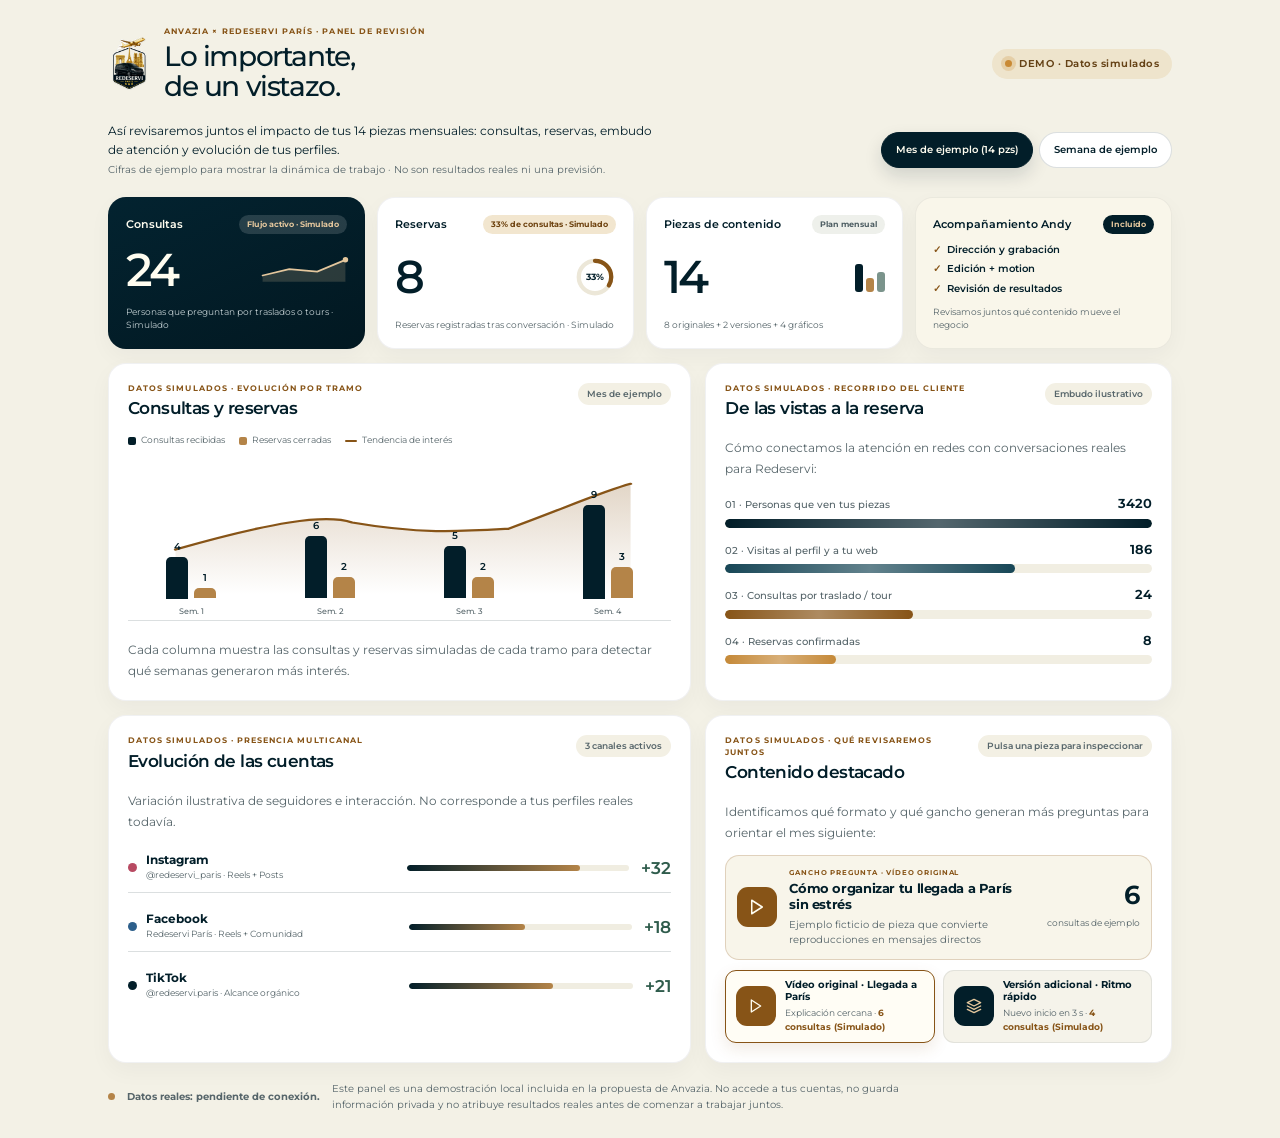
<file: demo.html>
<!doctype html>
<html lang="es">
<head>
<meta charset="utf-8">
<meta name="referrer" content="no-referrer">
<meta name="viewport" content="width=device-width,initial-scale=1">
<title>Redeservi · Panel demo de seguimiento y resultados</title>
<link rel="stylesheet" href="web-assets/site.css?v=6">
<script src="web-assets/site.js?v=6" defer></script>
</head>
<body class="dashboard-body">
<main class="dashboard-app" id="dashboard-root">
 <header class="dashboard-header">
  <div class="dashboard-brand">
   <img data-local="web-assets/logo.png" data-imgur="https://i.imgur.com/gsu6xul.png" src="web-assets/logo.png" onerror="if(!this.dataset.fb){this.dataset.fb=1;this.src=this.dataset.imgur;}" alt="Redeservi París" width="48" height="72">
   <div>
    <span class="small-label">ANVAZIA × REDESERVI PARÍS · PANEL DE REVISIÓN</span>
    <h1>Lo importante,<br>de un vistazo.</h1>
   </div>
  </div>
  <div class="dashboard-header-right">
   <span class="demo-badge"><i class="dot-live" aria-hidden="true"></i> DEMO · Datos simulados</span>
  </div>
 </header>

 <div class="dashboard-intro">
  <p>Así revisaremos juntos el impacto de tus 14 piezas mensuales: consultas, reservas, embudo de atención y evolución de tus perfiles.<br><span>Cifras de ejemplo para mostrar la dinámica de trabajo · No son resultados reales ni una previsión.</span></p>
  <div class="period-controls" role="group" aria-label="Seleccionar periodo de datos simulados">
   <button type="button" class="selected" data-period="month" aria-pressed="true">Mes de ejemplo (14 pzs)</button>
   <button type="button" data-period="week" aria-pressed="false">Semana de ejemplo</button>
  </div>
 </div>

 <div id="dashboard-values" aria-live="polite">
  <div class="metric-grid">
   <article class="metric primary">
    <div class="metric-top">
     <span>Consultas</span>
     <em class="metric-pill" id="consultations-pill">Flujo activo · Simulado</em>
    </div>
    <div class="metric-main-row">
     <strong id="consultations">24</strong>
     <svg class="mini-sparkline" viewBox="0 0 110 38" aria-hidden="true">
      <path class="spark-fill" id="spark-consult-fill" d="M2,34 L2,26 L36,18 L72,21 L108,6 L108,34 Z"></path>
      <path class="spark-line" id="spark-consult-line" d="M2,26 L36,18 L72,21 L108,6"></path>
      <circle class="spark-dot" id="spark-consult-dot" cx="108" cy="6" r="3.5"></circle>
     </svg>
    </div>
    <p>Personas que preguntan por traslados o tours · Simulado</p>
   </article>

   <article class="metric">
    <div class="metric-top">
     <span>Reservas</span>
     <em class="metric-pill gold" id="reservations-rate">33% de consultas · Simulado</em>
    </div>
    <div class="metric-main-row">
     <strong id="reservations">8</strong>
     <div class="mini-ring-wrap" aria-hidden="true">
      <svg class="mini-ring" viewBox="0 0 44 44">
       <circle class="ring-bg" cx="22" cy="22" r="17"></circle>
       <circle class="ring-fg" id="reservations-ring" cx="22" cy="22" r="17" stroke-dasharray="106.8" stroke-dashoffset="71"></circle>
      </svg>
      <span id="reservations-ring-label">33%</span>
     </div>
    </div>
    <p>Reservas registradas tras conversación · Simulado</p>
   </article>

   <article class="metric">
    <div class="metric-top">
     <span>Piezas de contenido</span>
     <em class="metric-pill subtle">Plan mensual</em>
    </div>
    <div class="metric-main-row">
     <strong id="content-count">14</strong>
     <div class="piece-stack-bars" aria-hidden="true">
      <span class="ps-orig" title="8 originales"></span>
      <span class="ps-ver" title="2 versiones"></span>
      <span class="ps-graf" title="4 gráficos"></span>
     </div>
    </div>
    <p id="content-label">8 originales + 2 versiones + 4 gráficos</p>
   </article>

   <article class="metric review-card">
    <div class="metric-top">
     <span>Acompañamiento Andy</span>
     <em class="metric-pill dark">Incluido</em>
    </div>
    <div class="review-checks">
     <span><i>✓</i> Dirección y grabación</span>
     <span><i>✓</i> Edición + motion</span>
     <span><i>✓</i> Revisión de resultados</span>
    </div>
    <p>Revisamos juntos qué contenido mueve el negocio</p>
   </article>
  </div>

  <div class="dashboard-panels">
   <section class="chart-panel">
    <div class="panel-heading">
     <div>
      <span class="small-label">DATOS SIMULADOS · EVOLUCIÓN POR TRAMO</span>
      <h2>Consultas y reservas</h2>
     </div>
     <span class="period-chip" id="period-label">Mes de ejemplo</span>
    </div>
    <div class="chart-legend">
     <span><i class="leg-ink"></i>Consultas recibidas</span>
     <span><i class="leg-gold"></i>Reservas cerradas</span>
     <span><i class="leg-line"></i>Tendencia de interés</span>
    </div>
    <div class="chart-stage">
     <svg class="chart-wave-svg" viewBox="0 0 400 150" preserveAspectRatio="none" aria-hidden="true">
      <defs>
       <linearGradient id="waveGrad" x1="0" y1="0" x2="0" y2="1">
        <stop offset="0%" stop-color="#875417" stop-opacity="0.24"></stop>
        <stop offset="100%" stop-color="#875417" stop-opacity="0.0"></stop>
       </linearGradient>
      </defs>
      <path id="chart-wave-area" d="M35,95 C105,65 145,55 165,65 C215,78 245,75 280,72 C320,50 350,30 370,22 L370,145 L35,145 Z" fill="url(#waveGrad)"></path>
      <path class="wave-stroke-anim" id="chart-wave-line" d="M35,95 C105,65 145,55 165,65 C215,78 245,75 280,72 C320,50 350,30 370,22" fill="none" stroke="#875417" stroke-width="2.5" stroke-linecap="round"></path>
     </svg>
     <div class="bar-chart" id="bar-chart" aria-label="Mes de ejemplo: 24 consultas y 8 reservas">
      <div class="bar-group"><div class="bar" style="height:35%" aria-label="Sem. 1: 4 consultas simuladas"><b>4</b></div><div class="bar reservation" style="height:10%" aria-label="Sem. 1: 1 reservas simuladas"><b>1</b></div><span>Sem. 1</span></div>
      <div class="bar-group"><div class="bar" style="height:52%" aria-label="Sem. 2: 6 consultas simuladas"><b>6</b></div><div class="bar reservation" style="height:18%" aria-label="Sem. 2: 2 reservas simuladas"><b>2</b></div><span>Sem. 2</span></div>
      <div class="bar-group"><div class="bar" style="height:43%" aria-label="Sem. 3: 5 consultas simuladas"><b>5</b></div><div class="bar reservation" style="height:18%" aria-label="Sem. 3: 2 reservas simuladas"><b>2</b></div><span>Sem. 3</span></div>
      <div class="bar-group"><div class="bar" style="height:78%" aria-label="Sem. 4: 9 consultas simuladas"><b>9</b></div><div class="bar reservation" style="height:26%" aria-label="Sem. 4: 3 reservas simuladas"><b>3</b></div><span>Sem. 4</span></div>
     </div>
    </div>
    <p class="caption">Cada columna muestra las consultas y reservas simuladas de cada tramo para detectar qué semanas generaron más interés.</p>
   </section>

   <section class="funnel-panel">
    <div class="panel-heading">
     <div>
      <span class="small-label">DATOS SIMULADOS · RECORRIDO DEL CLIENTE</span>
      <h2>De las vistas a la reserva</h2>
     </div>
     <span class="period-chip">Embudo ilustrativo</span>
    </div>
    <p class="caption">Cómo conectamos la atención en redes con conversaciones reales para Redeservi:</p>
    <div class="funnel-steps" id="funnel-steps">
     <div class="funnel-row">
      <div class="funnel-meta"><span>01 · Personas que ven tus piezas</span><strong id="funnel-reach">3.420</strong></div>
      <div class="funnel-bar-track"><div class="funnel-bar-fill f1" id="funnel-bar-1" style="width:100%"></div></div>
     </div>
     <div class="funnel-row">
      <div class="funnel-meta"><span>02 · Visitas al perfil y a tu web</span><strong id="funnel-visits">186</strong></div>
      <div class="funnel-bar-track"><div class="funnel-bar-fill f2" id="funnel-bar-2" style="width:68%"></div></div>
     </div>
     <div class="funnel-row">
      <div class="funnel-meta"><span>03 · Consultas por traslado / tour</span><strong id="funnel-queries">24</strong></div>
      <div class="funnel-bar-track"><div class="funnel-bar-fill f3" id="funnel-bar-3" style="width:44%"></div></div>
     </div>
     <div class="funnel-row">
      <div class="funnel-meta"><span>04 · Reservas confirmadas</span><strong id="funnel-bookings">8</strong></div>
      <div class="funnel-bar-track"><div class="funnel-bar-fill f4" id="funnel-bar-4" style="width:26%"></div></div>
     </div>
    </div>
   </section>
  </div>

  <div class="dashboard-panels secondary-panels">
   <section class="account-panel">
    <div class="panel-heading">
     <div>
      <span class="small-label">DATOS SIMULADOS · PRESENCIA MULTICANAL</span>
      <h2>Evolución de las cuentas</h2>
     </div>
     <span class="period-chip">3 canales activos</span>
    </div>
    <p class="caption">Variación ilustrativa de seguidores e interacción. No corresponde a tus perfiles reales todavía.</p>

    <div class="account-list">
     <div class="account-row">
      <div class="acc-info">
       <span class="acc-dot ig" aria-hidden="true"></span>
       <div><b>Instagram</b><small>@redeservi_paris · Reels + Posts</small></div>
      </div>
      <div class="acc-bar-wrap" aria-hidden="true"><i id="ig-bar" style="width:78%"></i></div>
      <strong id="instagram-growth">+32</strong>
     </div>
     <div class="account-row">
      <div class="acc-info">
       <span class="acc-dot fb" aria-hidden="true"></span>
       <div><b>Facebook</b><small>Redeservi París · Reels + Comunidad</small></div>
      </div>
      <div class="acc-bar-wrap" aria-hidden="true"><i id="fb-bar" style="width:52%"></i></div>
      <strong id="facebook-growth">+18</strong>
     </div>
     <div class="account-row">
      <div class="acc-info">
       <span class="acc-dot tt" aria-hidden="true"></span>
       <div><b>TikTok</b><small>@redeservi.paris · Alcance orgánico</small></div>
      </div>
      <div class="acc-bar-wrap" aria-hidden="true"><i id="tt-bar" style="width:64%"></i></div>
      <strong id="tiktok-growth">+21</strong>
     </div>
    </div>
   </section>

   <section class="highlight-panel">
    <div class="panel-heading">
     <div>
      <span class="small-label">DATOS SIMULADOS · QUÉ REVISAREMOS JUNTOS</span>
      <h2>Contenido destacado</h2>
     </div>
     <span class="period-chip">Pulsa una pieza para inspeccionar</span>
    </div>
    <p class="caption">Identificamos qué formato y qué gancho generan más preguntas para orientar el mes siguiente:</p>

    <div class="highlight-content" id="highlight-spotlight">
     <div class="beat-step-icon" id="highlight-badge" aria-hidden="true">
      <svg viewBox="0 0 24 24" width="18" height="18" fill="none" stroke="currentColor" stroke-width="2" stroke-linecap="round" stroke-linejoin="round"><polygon points="5 3 19 12 5 21 5 3"/></svg>
     </div>
     <div class="highlight-copy">
      <span class="hl-tag" id="highlight-tag">GANCHO PREGUNTA · VÍDEO ORIGINAL</span>
      <h3 id="highlight-title">Cómo organizar tu llegada a París sin estrés</h3>
      <p id="highlight-desc">Ejemplo ficticio de pieza que convierte reproducciones en mensajes directos</p>
     </div>
     <div class="highlight-number">
      <strong id="highlight-count">6</strong>
      <span>consultas de ejemplo</span>
     </div>
    </div>

    <div class="highlight-subgrid" role="group" aria-label="Seleccionar pieza de ejemplo para ver impacto">
     <button type="button" class="hl-mini-card is-selected" data-hl-piece="0">
      <div class="beat-step-icon" aria-hidden="true">
       <svg viewBox="0 0 24 24" width="16" height="16" fill="none" stroke="currentColor" stroke-width="2" stroke-linecap="round" stroke-linejoin="round"><polygon points="5 3 19 12 5 21 5 3"/></svg>
      </div>
      <div>
       <b>Vídeo original · Llegada a París</b>
       <span>Explicación cercana · <b>6 consultas (Simulado)</b></span>
      </div>
     </button>
     <button type="button" class="hl-mini-card" data-hl-piece="1">
      <div class="beat-step-icon" aria-hidden="true">
       <svg viewBox="0 0 24 24" width="16" height="16" fill="none" stroke="currentColor" stroke-width="2" stroke-linecap="round" stroke-linejoin="round"><polygon points="12 2 2 7 12 12 22 7 12 2"/><polyline points="2 17 12 22 22 17"/><polyline points="2 12 12 17 22 12"/></svg>
      </div>
      <div>
       <b>Versión adicional · Ritmo rápido</b>
       <span>Nuevo inicio en 3 s · <b>4 consultas (Simulado)</b></span>
      </div>
     </button>
    </div>
   </section>
  </div>
 </div>

 <footer class="dashboard-footer">
  <span class="connection-dot" aria-hidden="true"></span>
  <b>Datos reales: pendiente de conexión.</b>
  <p>Este panel es una demostración local incluida en la propuesta de Anvazia. No accede a tus cuentas, no guarda información privada y no atribuye resultados reales antes de comenzar a trabajar juntos.</p>
 </footer>
 <noscript><p>JavaScript desactivado: se muestra solo el ejemplo mensual estático, sin animación ni cambio de periodo.</p></noscript>
</main>
</body>
</html>
</file>
<file: web-assets/site.css>
@import url('font.css');
:root{
 --ink:#021e29;
 --ink-soft:#0b2f3d;
 --cream:#fffdf0;
 --gold:#875417;
 --gold-bright:#d69e4e;
 --sand:#ece8d9;
 --muted:#56656a;
 --line:rgba(2,30,41,.14);
 --ease:cubic-bezier(.22,1,.36,1);
 --spring:cubic-bezier(.34,1.56,.64,1);
}
*{box-sizing:border-box}
html{scroll-behavior:smooth;scroll-padding-top:84px;overflow-x:hidden}
body{margin:0;background:var(--cream);color:var(--ink);font:400 15px/1.65 Montserrat,sans-serif;overflow-x:hidden}
img,video,iframe,svg{max-width:100%}
img{display:block}
a{color:inherit}
button{font:inherit;cursor:pointer}
button,a{-webkit-tap-highlight-color:transparent}
a:focus-visible,button:focus-visible,[tabindex]:focus-visible{outline:3px solid #bc7d2f;outline-offset:4px}
button:disabled{cursor:default}
.wrap{width:min(1180px,calc(100% - 88px));margin-inline:auto}
h1,h2,h3,p,figure{margin:0}
h1,h2{font-weight:500;line-height:1.05;letter-spacing:-.06em}
h1{font-size:clamp(38px,4.6vw,66px)}
h2{font-size:clamp(30px,3.8vw,50px)}
h1 em,h2 em{font-family:Georgia,serif;font-weight:400;letter-spacing:-.04em;color:var(--gold)}
h3{font-size:19px;line-height:1.32;letter-spacing:-.03em}
p{max-width:66ch}
p+p{margin-top:12px}
.eyebrow,.small-label{font-size:10px;letter-spacing:.14em;font-weight:700;line-height:1.5;text-transform:uppercase}
.eyebrow{margin-bottom:20px;color:var(--gold);display:inline-flex;align-items:center;gap:8px}
.small-label{display:block}
.lead{font-size:16px;line-height:1.85;color:var(--muted)}
.caption{font-size:12px;line-height:1.75;color:var(--muted);margin-top:18px;max-width:92ch}
.skip{position:absolute;top:-100px;left:20px;background:white;padding:12px;z-index:60}
.skip:focus{top:10px}

/* Top Scroll Progress & Ambient Grain */
.scroll-progress{
 position:fixed;
 top:0;
 left:0;
 right:0;
 height:3px;
 background:linear-gradient(90deg,#875417,#e4c79d,#021e29);
 transform-origin:left;
 transform:scaleX(0);
 z-index:55;
 pointer-events:none;
}
.ambient-grain{
 position:fixed;
 inset:0;
 pointer-events:none;
 z-index:45;
 opacity:.028;
 background-image:radial-gradient(#021e29 .75px,transparent .75px);
 background-size:14px 14px;
}

/* Reveal & Stagger Motion */
[data-reveal]{opacity:1;transform:translateY(0);transition:opacity .65s var(--ease),transform .65s var(--ease)}
.js-ready [data-reveal]:not(.is-visible){opacity:0;transform:translateY(22px)}
.js-ready [data-reveal].is-visible [data-stagger="1"]{animation:card-rise .75s var(--ease) .06s both}
.js-ready [data-reveal].is-visible [data-stagger="2"]{animation:card-rise .75s var(--ease) .18s both}
.js-ready [data-reveal].is-visible [data-stagger="3"]{animation:card-rise .75s var(--ease) .3s both}
@keyframes card-rise{from{opacity:0;transform:translateY(22px) scale(.97)}to{opacity:1;transform:translateY(0) scale(1)}}

/* Floating Fluid Island Header */
.masthead{
 display:flex;
 align-items:center;
 justify-content:space-between;
 padding:14px 24px;
 margin-top:14px;
 gap:20px;
 border-radius:100px;
 background:rgba(255,253,240,.86);
 backdrop-filter:blur(14px);
 -webkit-backdrop-filter:blur(14px);
 border:1px solid rgba(2,30,41,.1);
 box-shadow:0 12px 32px rgba(2,30,41,.05);
 position:sticky;
 top:12px;
 z-index:40;
 transition:box-shadow .35s var(--ease),background .35s var(--ease);
}
.wordmark{font-size:25px;font-weight:650;letter-spacing:-.08em;text-decoration:none;line-height:1}
.wordmark span{display:block;font-size:7.5px;letter-spacing:.3em;margin:5px 0 0 2px;color:var(--gold)}
.mast-nav{display:flex;gap:6px;align-items:center}
.mast-nav a{
 font-size:11.5px;
 text-decoration:none;
 color:var(--muted);
 font-weight:600;
 padding:7px 13px;
 border-radius:100px;
 transition:color .25s var(--ease),background .25s var(--ease);
}
.mast-nav a:hover,.mast-nav a.is-current{color:var(--ink);background:rgba(2,30,41,.07)}
.nav-link{
 font-size:11.5px;
 font-weight:600;
 text-decoration:none;
 background:var(--ink);
 color:var(--cream);
 padding:8px 15px;
 border-radius:100px;
 transition:transform .3s var(--ease),background .3s var(--ease);
}
.nav-link:hover{transform:translateY(-1px);background:#0d3948}
.nav-link span{margin-left:6px}

/* Hero */
.hero{display:grid;grid-template-columns:1.2fr 1fr;align-items:center;gap:44px;padding-block:44px 76px}
.pulse-ring{width:8px;height:8px;border-radius:50%;background:var(--gold);box-shadow:0 0 0 5px rgba(135,84,23,.18);animation:pulse-dot 2.2s infinite}
.hero-copy .lead{margin:24px 0 28px;max-width:54ch}
.hero-actions{display:flex;flex-wrap:wrap;gap:12px;align-items:center}
.byline{font-size:11px;margin-top:20px;color:var(--muted)}
.button{
 display:inline-flex;
 align-items:center;
 justify-content:space-between;
 gap:16px;
 border:0;
 border-radius:100px;
 background:var(--ink);
 color:var(--cream);
 text-decoration:none;
 font-size:12px;
 font-weight:600;
 padding:8px 8px 8px 22px;
 transition:transform .38s var(--ease),background .38s var(--ease),box-shadow .38s var(--ease);
 min-height:48px;
}
.button span{display:grid;place-items:center;width:32px;height:32px;border-radius:50%;background:rgba(255,255,255,.14);font-size:16px;transition:transform .38s var(--spring)}
.button:hover{transform:translateY(-2px);background:#0c3847;box-shadow:0 14px 28px rgba(2,30,41,.16)}
.button:hover span{transform:translate(2px,-2px) scale(1.08)}
.button:active{transform:scale(.98)}
.button.ghost{background:rgba(2,30,41,.05);color:var(--ink);border:1px solid var(--line)}
.button.ghost span{background:rgba(2,30,41,.09)}
.button.light{background:var(--cream);color:var(--ink)}
.button.light span{background:var(--sand)}

.hero-art{
 min-height:510px;
 position:relative;
 display:flex;
 justify-content:center;
 align-items:center;
 background:radial-gradient(circle at 50% 38%,#f7f4e6 0%,#e7e1cd 100%);
 border-radius:160px 160px 28px 28px;
 margin:0 0 25px 16px;
 padding:6px;
 box-shadow:inset 0 0 0 1px rgba(135,84,23,.22),0 26px 56px rgba(2,30,41,.09);
}
.hero-glow-orb{
 position:absolute;
 width:280px;
 height:280px;
 border-radius:50%;
 background:radial-gradient(circle,rgba(214,158,78,.28) 0%,rgba(214,158,78,0) 70%);
 animation:orb-breathe 4.5s ease-in-out infinite alternate;
 pointer-events:none;
}
@keyframes orb-breathe{from{transform:scale(.88);opacity:.65}to{transform:scale(1.18);opacity:1}}
.brand-orbit{position:absolute;width:85%;height:85%;border:1px dashed rgba(135,84,23,.28);border-radius:50%;animation:orbit-spin 38s linear infinite;pointer-events:none}
.brand-orbit.orbit-inner{width:67%;height:67%;border-style:solid;border-color:rgba(2,30,41,.1);animation-direction:reverse;animation-duration:28s}
@keyframes orbit-spin{to{transform:rotate(360deg)}}
.orbit-node{
 position:absolute;
 background:var(--cream);
 color:var(--ink);
 border:1px solid rgba(135,84,23,.3);
 font-size:8px;
 font-weight:700;
 padding:3px 8px;
 border-radius:100px;
 box-shadow:0 4px 12px rgba(2,30,41,.08);
 animation:orbit-counter 38s linear infinite;
}
.orbit-inner .orbit-node{animation-direction:reverse;animation-duration:28s;background:var(--ink);color:#e4c79d}
@keyframes orbit-counter{to{transform:rotate(-360deg)}}
.orbit-node.n1{top:-10px;left:42%}
.orbit-node.n2{bottom:14%;right:-12px}
.orbit-node.n3{top:18%;left:-14px}
.orbit-node.n4{bottom:-10px;left:38%}

.hero-logo{width:236px;height:auto;position:relative;margin-top:-26px;filter:drop-shadow(0 22px 28px rgba(2,30,41,.15));animation:float-soft 4.8s ease-in-out infinite alternate}
@keyframes float-soft{from{transform:translateY(-6px)}to{transform:translateY(6px)}}
.hero-floating-pill{
 position:absolute;
 background:rgba(255,253,240,.94);
 border:1px solid rgba(135,84,23,.26);
 border-radius:100px;
 padding:7px 14px;
 font-size:10px;
 font-weight:600;
 display:inline-flex;
 align-items:center;
 gap:8px;
 box-shadow:0 12px 26px rgba(2,30,41,.1);
}
.hero-floating-pill.pill-top{top:22px;right:18px;animation:float-soft 4s ease-in-out infinite alternate-reverse}
.hero-floating-pill.pill-left{
 top:38%;
 left:-22px;
 border-radius:14px;
 flex-direction:column;
 align-items:flex-start;
 gap:1px;
 padding:9px 13px;
 animation:float-soft 5.2s ease-in-out infinite alternate;
}
.hero-floating-pill.pill-left b{font-size:11px;color:var(--ink)}
.hero-floating-pill.pill-left small{font-size:8.5px;color:var(--gold);font-weight:600}
.dot-live{width:7px;height:7px;border-radius:50%;background:#c98a35;display:inline-block;box-shadow:0 0 0 4px rgba(201,138,53,.24);animation:pulse-dot 2s infinite}
@keyframes pulse-dot{0%,100%{transform:scale(1);opacity:1}50%{transform:scale(1.28);opacity:.7}}

.hero-seal{
 position:absolute;
 bottom:-22px;
 left:-24px;
 right:18px;
 background:linear-gradient(155deg,#042836 0%,#021821 100%);
 color:var(--cream);
 padding:18px 26px;
 border-radius:14px 24px 24px 24px;
 box-shadow:0 20px 40px rgba(2,30,41,.2);
 border:1px solid rgba(228,199,157,.24);
}
.hero-seal>span{display:block;font-size:9px;letter-spacing:.08em;color:#d8c3a3}
.hero-seal strong{display:block;font-size:44px;line-height:1.18;letter-spacing:-.06em;font-weight:500;color:var(--cream)}
.hero-seal small{font-size:15px;font-weight:400;letter-spacing:0;margin-left:6px;color:#e4c79d}

/* Overview bar */
.overview{display:grid;grid-template-columns:repeat(4,1fr);border-block:1px solid var(--line);padding-block:22px;gap:20px}
.ov-item{display:flex;align-items:center;gap:14px;padding:6px 10px;border-radius:14px;transition:background .3s var(--ease),transform .3s var(--ease)}
.ov-item:hover{background:rgba(135,84,23,.06);transform:translateY(-2px)}
.overview strong{font-size:48px;font-weight:500;letter-spacing:-.07em;line-height:1.05;color:var(--ink)}
.overview span{font-size:11px;line-height:1.55;color:var(--muted)}

/* Sections & Equation with Animated Mini-Motions */
.section{padding-block:88px}
.section-head{margin-bottom:42px}
.section-head>p:last-child{margin-top:20px;max-width:62ch;color:var(--muted)}
.split-head{display:grid;grid-template-columns:1.35fr 1fr;gap:48px;align-items:end}
.split-head>p:last-child{font-size:14px;margin-top:0}
.equation{display:grid;grid-template-columns:1fr 30px 1fr 30px 1fr;align-items:stretch;gap:12px}
.number-card{
 padding:26px 24px;
 border-radius:24px;
 background:#f3f0e4;
 box-shadow:inset 0 1px 0 rgba(255,255,255,.9),0 12px 28px rgba(2,30,41,.05);
 border:1px solid rgba(2,30,41,.08);
 display:flex;
 flex-direction:column;
 transition:transform .4s var(--ease),box-shadow .4s var(--ease);
}
.number-card:hover{transform:translateY(-6px);box-shadow:0 20px 42px rgba(2,30,41,.1)}
.nc-head{display:flex;justify-content:space-between;align-items:center;gap:8px}
.nc-chip{font-size:8px;font-weight:700;padding:3px 9px;border-radius:100px;background:rgba(2,30,41,.08);color:var(--ink)}
.originals .nc-chip{background:rgba(228,199,157,.16);color:#e4c79d}
.number-card>strong{font-size:92px;font-weight:450;line-height:1.06;letter-spacing:-.08em;display:block;margin:14px 0}
.number-card p{font-size:13px;line-height:1.72;margin-top:10px;flex:1}
.number-card .small-label{font-size:8px}

/* Mini motion graphics inside the 3 equation cards */
.nc-mini-motion{margin-top:16px;padding-top:12px;border-top:1px solid rgba(2,30,41,.08)}
.originals .nc-mini-motion{border-top-color:rgba(255,255,255,.12)}
.reels-slots{display:grid;grid-template-columns:repeat(8,1fr);gap:5px}
.reels-slots i{
 display:block;
 height:26px;
 border-radius:4px;
 background:rgba(228,199,157,.22);
 border:1px solid rgba(228,199,157,.38);
 animation:slot-pulse 2.4s ease-in-out infinite;
}
.reels-slots i:nth-child(2){animation-delay:.2s}
.reels-slots i:nth-child(3){animation-delay:.4s}
.reels-slots i:nth-child(4){animation-delay:.6s}
.reels-slots i:nth-child(5){animation-delay:.8s}
.reels-slots i:nth-child(6){animation-delay:1s}
.reels-slots i:nth-child(7){animation-delay:1.2s}
.reels-slots i:nth-child(8){animation-delay:1.4s}
@keyframes slot-pulse{0%,100%{background:rgba(228,199,157,.18);transform:scaleY(.88)}50%{background:#e4c79d;transform:scaleY(1.06)}}

.branch-slots{display:flex;gap:6px}
.branch-slots span{
 flex:1;
 font-size:9px;
 font-weight:700;
 padding:6px 8px;
 border-radius:7px;
 background:rgba(255,253,240,.75);
 text-align:center;
 border:1px solid rgba(135,84,23,.22);
 animation:branch-swap 3s ease-in-out infinite alternate;
}
.branch-slots span:last-child{animation-delay:1.5s}
@keyframes branch-swap{from{transform:translateY(0);border-color:rgba(135,84,23,.18)}to{transform:translateY(-2px);border-color:var(--gold);background:#fffdf0}}

.grid-slots{display:grid;grid-template-columns:repeat(4,1fr);gap:5px}
.grid-slots b{
 font-size:8.5px;
 font-weight:700;
 padding:6px 4px;
 border-radius:6px;
 background:white;
 text-align:center;
 border:1px solid rgba(2,30,41,.1);
}

.card-meter{height:4px;background:rgba(2,30,41,.1);border-radius:4px;margin-top:14px;overflow:hidden}
.card-meter span{display:block;height:100%;background:var(--gold);border-radius:4px;position:relative;overflow:hidden}
.card-meter span::after{
 content:'';
 position:absolute;
 inset:0;
 background:linear-gradient(90deg,transparent,rgba(255,255,255,.55),transparent);
 animation:shimmer-sweep 2.6s infinite;
}
@keyframes shimmer-sweep{from{transform:translateX(-100%)}to{transform:translateX(100%)}}

.originals{background:linear-gradient(165deg,#042533 0%,#021821 100%);color:var(--cream)}
.originals .small-label{color:#e4c79d}
.originals .card-meter{background:rgba(255,255,255,.14)}
.originals .card-meter span{background:#e4c79d}
.versions{background:#e7ddc5}
.operator{display:grid;place-items:center;font-size:28px;color:var(--gold);font-weight:600}
.total-line{border-bottom:1px solid var(--line);padding:26px 0;display:flex;justify-content:space-between;align-items:center;gap:20px}
.total-breakdown{flex:1;max-width:520px}
.total-breakdown>span{font-size:13px;display:block}
.total-segments{display:grid;grid-template-columns:8fr 2fr 4fr;gap:4px;height:6px;margin-top:10px}
.total-segments i{display:block;border-radius:100px}
.seg-o{background:var(--ink)}
.seg-v{background:#b48448}
.seg-g{background:#6f8a82}
.total-line>strong{font-size:42px;line-height:1.15;letter-spacing:-.05em}
.total-line small{font-size:15px;font-weight:450;letter-spacing:-.01em;color:var(--gold)}

/* Dark section & gallery with Lightbox zoom */
.dark-section{background:var(--ink);color:var(--cream)}
.dark-section h2 em,.dark-section .eyebrow{color:#e4c79d}
.dark-section .section-head>p:last-child,.dark-section .caption{color:#bfcbcd}
.gallery-header{display:flex;justify-content:space-between;align-items:center;margin-bottom:18px}
.gallery-header h3{font-weight:450}
.gallery-controls{display:flex;gap:8px}
.gallery-controls button{border:1px solid #6b797d;background:rgba(255,255,255,.04);color:var(--cream);border-radius:50%;width:42px;height:42px;font-size:18px;transition:background .25s var(--ease),transform .25s var(--ease)}
.gallery-controls button:hover{background:rgba(255,255,255,.14);transform:scale(1.06)}
.research-gallery{display:flex;gap:20px;overflow-x:auto;scroll-snap-type:x mandatory;padding-bottom:20px;scrollbar-color:#bd9c6c #16343e;scrollbar-width:thin}
.research-gallery figure{flex:0 0 42%;scroll-snap-align:start;background:#0b2c37;padding:8px;border-radius:16px;min-width:0;border:1px solid rgba(255,255,255,.09);transition:transform .35s var(--ease),border-color .35s var(--ease)}
.research-gallery figure:hover{transform:translateY(-4px);border-color:rgba(228,199,157,.4)}
.research-gallery a{display:block;background:white;border-radius:10px;overflow:hidden;position:relative;text-decoration:none}
.research-gallery img{width:100%;height:250px;object-fit:cover;object-position:top;transition:transform .55s var(--ease)}
.research-gallery a:hover img{transform:scale(1.04)}
.zoom-pill{
 position:absolute;
 right:10px;
 bottom:10px;
 background:rgba(2,30,41,.86);
 color:#e4c79d;
 font-size:9px;
 font-weight:700;
 padding:5px 10px;
 border-radius:100px;
 border:1px solid rgba(228,199,157,.35);
 opacity:0;
 transform:translateY(6px);
 transition:opacity .3s var(--ease),transform .3s var(--ease);
}
.research-gallery a:hover .zoom-pill,.research-gallery a:focus-visible .zoom-pill{opacity:1;transform:translateY(0)}
.research-gallery figcaption{padding:14px 10px 8px}
.research-gallery figcaption b{display:block;font-size:13px;font-weight:500}
.research-gallery figcaption span{font-size:11px;color:#bfcbcd}

/* Section 03: Motion Graphic + Frank Video Studio Stage */
.video-layout{display:grid;grid-template-columns:400px minmax(0,1fr);gap:48px;align-items:start}
.video-layout.single-col{grid-template-columns:minmax(0,1fr);max-width:920px}
.motion-card{
 width:100%;
 max-width:400px;
 background:linear-gradient(165deg,#052838 0%,#02161f 100%);
 color:var(--cream);
 padding:18px;
 border-radius:28px;
 box-shadow:0 26px 64px rgba(2,30,41,.22),inset 0 0 0 1px rgba(228,199,157,.18);
 position:relative;
}
.mg-top-bar{display:flex;justify-content:space-between;align-items:center;gap:8px;margin-bottom:12px}
.mg-live-pill{display:inline-flex;align-items:center;gap:7px;font-size:9px;font-weight:700;letter-spacing:.1em;background:rgba(255,255,255,.08);padding:5px 10px;border-radius:100px;color:#e4c79d}
.mg-step-counter{font-size:9px;letter-spacing:.12em;color:#a8b9bd;font-weight:600}

/* 3D Fanned Scene Strip (Ref 04 / Ref 05 style) */
.mg-scene-fan{display:grid;grid-template-columns:repeat(4,1fr);gap:7px;margin-bottom:12px;perspective:600px}
.mg-scene-thumb{
 background:#0b2c37;
 border:1px solid rgba(255,255,255,.14);
 border-radius:11px;
 padding:4px;
 color:var(--cream);
 text-align:center;
 transition:transform .42s var(--spring),border-color .35s var(--ease),background .35s var(--ease),box-shadow .35s var(--ease);
}
.mg-scene-thumb:nth-child(1){transform:rotate(-2.5deg)}
.mg-scene-thumb:nth-child(2){transform:rotate(-.8deg)}
.mg-scene-thumb:nth-child(3){transform:rotate(.8deg)}
.mg-scene-thumb:nth-child(4){transform:rotate(2.5deg)}
.mg-scene-thumb img{width:100%;height:56px;object-fit:cover;border-radius:7px}
.mg-scene-thumb span{display:block;font-size:8px;font-weight:600;margin-top:4px;white-space:nowrap;overflow:hidden;text-overflow:ellipsis;color:#c2d0d4}
.mg-scene-thumb:hover{transform:translateY(-3px) rotate(0deg)}
.mg-scene-thumb.is-active{
 border-color:#e4c79d;
 background:#194859;
 transform:translateY(-5px) scale(1.05) rotate(0deg);
 box-shadow:0 12px 24px rgba(0,0,0,.38),0 0 0 2px rgba(228,199,157,.42);
 z-index:2;
}
.mg-scene-thumb.is-active span{color:#fffdf0}

/* Phone screen with real video + motion graphic HUD */
.mg-phone-shell{
 padding:6px;
 background:rgba(255,255,255,.07);
 border-radius:22px;
 border:1px solid rgba(255,255,255,.14);
}
.mg-phone-screen{
 position:relative;
 border-radius:16px;
 overflow:hidden;
 aspect-ratio:9/14.2;
 background:#011218;
}
.mg-css-slides{position:absolute;inset:0;z-index:0;pointer-events:none}
.mg-css-slide{
 position:absolute;
 inset:0;
 width:100%;
 height:100%;
 object-fit:cover;
 opacity:0;
 animation:css-scene-loop 12s infinite;
 transition:opacity .45s var(--ease),transform .65s var(--ease);
}
.mg-css-slide.s1{animation-delay:0s;opacity:1}
.mg-css-slide.s2{animation-delay:3s}
.mg-css-slide.s3{animation-delay:6s}
.mg-css-slide.s4{animation-delay:9s}
.mg-phone-screen[data-active-slide] .mg-css-slide{animation:none;opacity:0;transform:scale(1.04)}
.mg-phone-screen[data-active-slide="0"] .mg-css-slide.s1,
.mg-phone-screen[data-active-slide="1"] .mg-css-slide.s2,
.mg-phone-screen[data-active-slide="2"] .mg-css-slide.s3,
.mg-phone-screen[data-active-slide="3"] .mg-css-slide.s4{opacity:1;transform:scale(1)}
.mg-slide-vignette{
 position:absolute;
 inset:0;
 background:linear-gradient(180deg,rgba(2,24,33,.52) 0%,rgba(2,24,33,.18) 42%,rgba(2,24,33,.78) 100%);
}
@keyframes css-scene-loop{
 0%,24%{opacity:1;transform:scale(1)}
 28%,96%{opacity:0;transform:scale(1.06)}
 100%{opacity:1;transform:scale(1)}
}
.mg-center-graphic{
 position:absolute;
 top:38%;
 left:50%;
 transform:translate(-50%,-50%);
 z-index:2;
 display:grid;
 place-items:center;
 pointer-events:none;
}
.mg-orbit-ring{
 width:112px;
 height:112px;
 border-radius:50%;
 border:1px dashed rgba(228,199,157,.45);
 animation:orbit-spin 18s linear infinite;
}
.mg-cut-pill{
 position:absolute;
 background:rgba(2,30,41,.82);
 color:#e4c79d;
 border:1px solid rgba(228,199,157,.45);
 border-radius:100px;
 padding:5px 11px;
 font-size:8px;
 font-weight:700;
 letter-spacing:.12em;
 white-space:nowrap;
 box-shadow:0 8px 20px rgba(0,0,0,.35);
}
.mg-scan-reticle,.mg-hud-top,.mg-floating-card,.mg-caption-overlay{z-index:2}
.mg-phone-screen.scene-transition video{transform:scale(1.03)}
.mg-scan-reticle{
 position:absolute;
 inset:12px;
 border:1px dashed rgba(228,199,157,.22);
 border-radius:12px;
 pointer-events:none;
}
.mg-hud-top{
 position:absolute;
 top:10px;
 left:10px;
 right:10px;
 display:flex;
 justify-content:space-between;
 align-items:flex-start;
 gap:8px;
 pointer-events:none;
}
.mg-hook-badge{
 background:rgba(2,30,41,.88);
 border:1px solid rgba(228,199,157,.6);
 border-radius:12px;
 padding:7px 11px;
 box-shadow:0 10px 24px rgba(0,0,0,.38);
 transform-origin:left top;
 transition:transform .42s var(--spring),opacity .42s var(--ease);
}
.mg-hook-badge.pop{animation:hook-pop .48s var(--spring)}
@keyframes hook-pop{0%{transform:scale(.88) translateY(-6px);opacity:.5}100%{transform:scale(1) translateY(0);opacity:1}}
.mg-hook-tag{display:block;font-size:7px;letter-spacing:.14em;color:#e4c79d;font-weight:700}
.mg-hook-badge strong{display:block;font-size:11px;line-height:1.25;color:#fffdf0;margin-top:2px}
.mg-Watermark{width:28px;height:auto;opacity:.92;filter:drop-shadow(0 4px 8px rgba(0,0,0,.5))}

/* Floating kinetic card over Frank's video */
.mg-floating-card{
 position:absolute;
 left:10px;
 right:10px;
 bottom:64px;
 background:rgba(255,253,240,.96);
 color:var(--ink);
 border-radius:14px;
 padding:10px 12px;
 box-shadow:0 16px 36px rgba(2,30,41,.46);
 border:1px solid rgba(135,84,23,.32);
 pointer-events:none;
 transition:transform .42s var(--ease),opacity .42s var(--ease);
}
.mg-floating-card.pulse{animation:mg-card-pop .54s var(--spring)}
@keyframes mg-card-pop{
 0%{transform:translateY(12px) scale(.94);opacity:.4}
 65%{transform:translateY(-2px) scale(1.02);opacity:1}
 100%{transform:translateY(0) scale(1);opacity:1}
}
.mg-floating-card .small-label{font-size:7px;color:var(--gold);letter-spacing:.14em}
.mg-floating-row{display:flex;align-items:center;gap:10px;margin-top:3px}
.mg-floating-row strong{
 font-size:26px;
 font-weight:650;
 line-height:1;
 letter-spacing:-.05em;
 color:var(--ink);
 background:#e9dec4;
 border-radius:9px;
 padding:6px 9px;
 min-width:42px;
 text-align:center;
}
.mg-floating-row h3{font-size:13px;font-weight:650;line-height:1.2;color:var(--ink)}
.mg-floating-row p{font-size:10px;line-height:1.35;color:var(--muted);margin-top:2px}

/* Dynamic caption bar + waveform */
.mg-caption-overlay{
 position:absolute;
 left:10px;
 right:10px;
 bottom:10px;
 background:rgba(2,24,33,.9);
 border:1px solid rgba(255,255,255,.18);
 border-radius:11px;
 padding:7px 10px;
 display:flex;
 align-items:center;
 gap:9px;
 pointer-events:none;
}
.mg-waveform{display:flex;align-items:center;gap:2px;height:16px;flex-shrink:0}
.mg-waveform i{
 display:block;
 width:2.5px;
 height:8px;
 background:#e4c79d;
 border-radius:2px;
 animation:wave-bounce .85s ease-in-out infinite alternate;
}
.mg-waveform i:nth-child(2n){animation-duration:.6s;height:14px}
.mg-waveform i:nth-child(3n){animation-duration:1.05s;height:6px}
.mg-waveform i:nth-child(4n){animation-duration:.72s;height:12px}
@keyframes wave-bounce{from{transform:scaleY(.4)}to{transform:scaleY(1.2)}}
.mg-sub-line{font-size:10px;line-height:1.3;color:#fffdf0;font-weight:500}
.mg-sub-line span{color:#e4c79d;font-weight:700}
.mg-sub-line em{font-style:normal;background:rgba(228,199,157,.24);color:#ffe2b3;padding:1px 5px;border-radius:4px;font-weight:700}

/* Multi-track NLE mini timeline with sweeping playhead */
.mg-nle-tracks{margin-top:12px;background:rgba(255,255,255,.04);border-radius:12px;padding:9px 10px;border:1px solid rgba(255,255,255,.09);position:relative;overflow:hidden}
.mg-nle-playhead{
 position:absolute;
 top:0;
 bottom:0;
 left:66px;
 width:2px;
 background:#e4c79d;
 box-shadow:0 0 8px #e4c79d;
 pointer-events:none;
 animation:playhead-sweep 12s linear infinite;
}
.motion-card.is-playing .mg-nle-playhead{animation:playhead-sweep 12s linear forwards}
@keyframes playhead-sweep{from{left:66px}to{left:calc(100% - 12px)}}
.mg-nle-row{display:grid;grid-template-columns:56px 1fr;align-items:center;gap:8px;font-size:8px;color:#a9b9bd;margin-bottom:5px}
.mg-nle-clips{display:grid;grid-template-columns:repeat(4,1fr);gap:4px}
.mg-nle-row:nth-child(3) .mg-nle-clips{grid-template-columns:1.1fr 1.4fr 1fr}
.mg-nle-clips b{
 background:#153b49;
 color:#d7e2e5;
 padding:3px 5px;
 border-radius:4px;
 font-weight:500;
 white-space:nowrap;
 overflow:hidden;
 text-overflow:ellipsis;
 border-left:2px solid #e4c79d;
 transition:background .3s var(--ease),color .3s var(--ease);
}
.mg-nle-clips b.is-lit{background:#e4c79d;color:var(--ink);font-weight:700}
.mg-nle-clips b.m1,.mg-nle-clips b.m2,.mg-nle-clips b.m3{background:#2d2518;border-left-color:#d69e4e;color:#f3dec0}
.motion-track{height:4px;background:#24434d;margin-top:7px;border-radius:4px;overflow:hidden}
.motion-track i{display:block;height:100%;background:linear-gradient(90deg,#e4c79d,#c98a35);transform-origin:left;animation:motion-progress 12s linear infinite}
.motion-card.is-playing .motion-track i{transition:none;animation:motion-progress 12s linear forwards}
@keyframes motion-progress{from{transform:scaleX(0)}to{transform:scaleX(1)}}

.mg-controls{display:grid;grid-template-columns:1fr;gap:8px;margin-top:12px}
.mg-btn-primary,.mg-btn-secondary{
 border-radius:100px;
 padding:9px 12px;
 font-size:10px;
 font-weight:600;
 min-height:40px;
 transition:transform .25s var(--ease),background .25s var(--ease);
}
.mg-btn-primary{background:#e4c79d;color:var(--ink);border:0}
.mg-btn-primary:hover{background:#efd7b0;transform:translateY(-1px)}
.mg-btn-secondary{background:rgba(255,255,255,.08);color:var(--cream);border:1px solid rgba(255,255,255,.18)}
.mg-btn-secondary:hover{background:rgba(255,255,255,.15)}
.motion-note{font-size:9px;display:block;margin-top:10px;text-align:center;color:#9eb0b5}

/* Right side of Section 03 */
.mg-explainer-banner{
 display:flex;
 justify-content:space-between;
 align-items:center;
 gap:16px;
 background:#f2eee0;
 border:1px solid var(--line);
 border-radius:18px;
 padding:18px 22px;
 margin-bottom:20px;
}
.mg-explainer-banner .small-label{font-size:8px;color:var(--gold)}
.mg-explainer-banner h3{font-size:17px;margin-top:4px}
.mg-pill-offer{
 background:var(--ink);
 color:#e4c79d;
 font-size:10px;
 font-weight:700;
 padding:8px 14px;
 border-radius:100px;
 white-space:nowrap;
}
.variant-copy>p:not(.eyebrow):not(.caption){font-size:14px;color:var(--muted)}
.variant-options{display:flex;flex-wrap:wrap;gap:9px;margin:22px 0 16px}
.variant-options button,.period-controls button{
 border:1px solid var(--line);
 background:white;
 color:var(--ink);
 border-radius:100px;
 padding:10px 16px;
 font-size:11px;
 font-weight:600;
 min-height:42px;
 transition:background .3s var(--ease),color .3s var(--ease),transform .3s var(--ease),box-shadow .3s var(--ease);
}
.variant-options button:hover,.period-controls button:hover{transform:translateY(-1px)}
.variant-options .selected,.period-controls .selected{background:var(--ink);color:var(--cream);border-color:var(--ink);box-shadow:0 8px 18px rgba(2,30,41,.14)}
.variant-stage{
 background:#f1edde;
 border-radius:22px;
 padding:26px;
 border:1px solid rgba(2,30,41,.09);
 box-shadow:inset 0 1px 0 rgba(255,255,255,.85),0 14px 32px rgba(2,30,41,.04);
 transition:transform .35s var(--ease);
}
.variant-stage.stage-swap{animation:stage-fade .4s var(--ease)}
@keyframes stage-fade{from{opacity:.55;transform:translateY(6px)}to{opacity:1;transform:translateY(0)}}
.variant-stage-head{display:flex;justify-content:space-between;align-items:center;gap:12px}
.variant-badge{background:#e4dac1;color:#5c3b11;font-size:9px;font-weight:700;padding:5px 11px;border-radius:100px}
.variant-stage h3{margin:14px 0 10px;font-size:23px}
.variant-stage>p{font-size:13px;color:var(--muted)}

.edit-timeline{display:grid;grid-template-columns:1fr auto 1fr auto 1fr;gap:8px;align-items:center;margin-top:22px}
.timeline-step{
 background:var(--cream);
 padding:8px 10px;
 border-radius:12px;
 display:flex;
 align-items:center;
 gap:10px;
 border:1px solid rgba(2,30,41,.09);
 cursor:pointer;
 transition:transform .38s var(--spring),border-color .35s var(--ease),box-shadow .35s var(--ease);
}
.timeline-step:hover{transform:translateY(-2px)}
.timeline-step.is-highlighted{
 border-color:var(--gold);
 background:#fffdf6;
 box-shadow:0 10px 24px rgba(135,84,23,.15),0 0 0 2px rgba(135,84,23,.18);
 transform:translateY(-3px) scale(1.02);
}
.timeline-step img{width:38px;height:58px;object-fit:cover;border-radius:7px;flex-shrink:0}
.beat-step-icon{
 width:40px;
 height:40px;
 border-radius:11px;
 background:var(--ink);
 color:#e4c79d;
 display:flex;
 align-items:center;
 justify-content:center;
 flex-shrink:0;
 transition:background .3s var(--ease),color .3s var(--ease),transform .3s var(--ease);
}
.timeline-step.is-highlighted .beat-step-icon,
.hl-mini-card.is-selected .beat-step-icon,
.highlight-content .beat-step-icon{background:var(--gold);color:#fffdf0}
.chip-icon{
 width:30px;
 height:30px;
 border-radius:9px;
 background:rgba(135,84,23,.12);
 color:var(--gold);
 display:flex;
 align-items:center;
 justify-content:center;
 flex-shrink:0;
}
.timeline-step small{display:block;font-size:8px;color:var(--gold);font-weight:700;letter-spacing:.06em}
.timeline-step span{display:block;font-size:11px;font-weight:600;line-height:1.25;margin-top:2px}
.tl-connector{font-style:normal;color:var(--gold);font-weight:700;font-size:16px}

.mg-layers-breakdown{display:grid;grid-template-columns:repeat(3,1fr);gap:10px;margin-top:16px;padding-top:16px;border-top:1px solid var(--line)}
.mg-layer-chip{background:rgba(255,253,240,.72);border-radius:10px;padding:10px 12px;display:flex;align-items:flex-start;gap:8px;border:1px solid rgba(2,30,41,.06)}
.chip-dot{width:7px;height:7px;border-radius:50%;background:var(--gold);margin-top:4px;flex-shrink:0}
.mg-layer-chip b{display:block;font-size:11px;color:var(--ink)}
.mg-layer-chip span{display:block;font-size:10px;color:var(--muted);margin-top:2px}

/* Section 04: Process + Accompaniment + Review + Dashboard Value Prop */
.process-section{background:#f0ecde;border-block:1px solid var(--line)}
.value-cycle-banner{
 display:grid;
 grid-template-columns:1fr auto 1fr auto 1fr auto 1fr;
 align-items:center;
 gap:10px;
 background:var(--cream);
 border:1px solid var(--line);
 border-radius:20px;
 padding:18px 20px;
 margin-bottom:40px;
 box-shadow:0 12px 30px rgba(2,30,41,.04);
}
.cycle-node{
 padding:11px 13px;
 border-radius:14px;
 background:#f7f4e8;
 border:1px solid transparent;
 transition:transform .38s var(--ease),border-color .38s var(--ease),box-shadow .38s var(--ease);
}
.cycle-node.active{background:var(--ink);color:var(--cream)}
.cycle-node.is-pulse{
 border-color:var(--gold);
 transform:translateY(-3px);
 box-shadow:0 10px 22px rgba(135,84,23,.16);
}
.cycle-step{display:block;font-size:8px;font-weight:700;letter-spacing:.14em;color:var(--gold)}
.cycle-node.active .cycle-step{color:#e4c79d}
.cycle-node strong{display:block;font-size:13px;margin-top:3px}
.cycle-node small{display:block;font-size:10px;color:var(--muted);margin-top:2px}
.cycle-node.active small{color:#c5d0d2}
.cycle-arrow{color:var(--gold);font-size:16px;font-weight:700}

.process-list{display:grid;grid-template-columns:repeat(3,1fr);gap:22px;list-style:none;padding:0;margin:0}
.process-list li{
 display:flex;
 flex-direction:column;
 gap:12px;
 padding:24px;
 border-radius:22px;
 background:var(--cream);
 border:1px solid rgba(2,30,41,.09);
 box-shadow:0 10px 24px rgba(2,30,41,.03);
 transition:transform .38s var(--ease),box-shadow .38s var(--ease),border-color .38s var(--ease);
}
.process-list li:hover,.process-list li.is-cycle-focus{transform:translateY(-5px);box-shadow:0 18px 38px rgba(2,30,41,.09);border-color:rgba(135,84,23,.35)}
.process-list li.featured-pillar{
 background:linear-gradient(165deg,#042533 0%,#021a24 100%);
 color:var(--cream);
 border-color:rgba(228,199,157,.28);
}
.pillar-top{display:flex;justify-content:space-between;align-items:center}
.pillar-top>span{font-family:Georgia,serif;font-size:30px;color:var(--gold);line-height:1}
.process-list li.featured-pillar .pillar-top>span{color:#e4c79d}
.pillar-badge{font-style:normal;font-size:8.5px;font-weight:700;padding:4px 9px;border-radius:100px;background:#ece6d4;color:#5c3c12}
.pillar-badge.gold{background:rgba(228,199,157,.16);color:#e4c79d;border:1px solid rgba(228,199,157,.28)}
.pillar-tag{display:block;font-size:8px;font-weight:700;letter-spacing:.14em;color:var(--gold);margin-bottom:6px}
.process-list li.featured-pillar .pillar-tag{color:#e4c79d}
.process-list p{font-size:12.5px;line-height:1.7;margin-top:8px;color:var(--muted)}
.process-list li.featured-pillar p{color:#c9d4d6}

.value-summary-card{
 margin-top:32px;
 background:linear-gradient(160deg,#032330 0%,#021720 100%);
 color:var(--cream);
 border-radius:24px;
 padding:32px 36px;
 display:grid;
 grid-template-columns:1.5fr .9fr;
 gap:36px;
 align-items:center;
 box-shadow:0 22px 50px rgba(2,30,41,.16);
 border:1px solid rgba(228,199,157,.22);
}
.value-summary-copy .small-label,.value-summary-cta .small-label{color:#e4c79d;font-size:8px}
.value-summary-copy h3{font-size:24px;margin-top:8px}
.value-summary-copy>p{font-size:13px;color:#c5d0d2;margin-top:10px}
.review-pillars{display:grid;grid-template-columns:1fr 1fr;gap:10px 18px;margin-top:18px}
.review-pillars span{font-size:11px;color:#d6e0e2;background:rgba(255,255,255,.06);padding:9px 12px;border-radius:10px;border-left:2px solid #e4c79d;transition:transform .28s var(--ease),background .28s var(--ease)}
.review-pillars span:hover{transform:translateX(3px);background:rgba(255,255,255,.1)}
.review-pillars b{display:block;color:var(--cream);font-size:11.5px;margin-bottom:2px}
.value-summary-cta{border-left:1px solid rgba(255,255,255,.16);padding-left:32px}
.value-summary-cta strong{display:block;font-size:28px;margin:6px 0 8px;letter-spacing:-.04em}
.value-summary-cta p{font-size:12px;color:#c5d0d2;margin-bottom:18px}

/* Embedded browser frames */
.demo-toolbar{display:flex;align-items:center;justify-content:space-between;gap:16px;margin-bottom:18px;flex-wrap:wrap}
.toolbar-badges{display:flex;align-items:center;gap:12px;flex-wrap:wrap}
.demo-badge{display:inline-flex;align-items:center;gap:7px;border-radius:100px;background:#eee4cc;color:#654216;font-size:10px;letter-spacing:.05em;padding:7px 13px;font-weight:650;white-space:nowrap}
.demo-hint{font-size:11px;color:var(--muted)}
.text-link{font-size:12px;font-weight:600;text-underline-offset:5px}
.browser-frame{padding:7px;background:#deded4;border-radius:22px;box-shadow:0 22px 58px rgba(2,30,41,.1)}
.browser-chrome{display:flex;justify-content:space-between;padding:8px 15px 12px;gap:15px;font-size:9px;color:#596467;font-weight:600}
.browser-frame iframe{width:100%;border:0;background:var(--cream);display:block;border-radius:15px}
.dashboard-frame{height:1120px}
.dashboard-section{background:#efece0}

/* Offer & Closing */
.offer-card{display:grid;grid-template-columns:1.4fr 1fr;gap:56px;background:linear-gradient(160deg,#042634 0%,#021720 100%);color:var(--cream);padding:56px;border-radius:28px;align-items:center;box-shadow:0 26px 60px rgba(2,30,41,.18);border:1px solid rgba(228,199,157,.2)}
.offer-card .eyebrow,.offer-card h2 em{color:#e4c79d}
.offer-card>div>p:not(.eyebrow){color:#c5d0d2;font-size:13.5px;margin-top:20px}
.offer-list{padding:0;margin:26px 0 0;list-style:none;font-size:12px;display:flex;flex-wrap:wrap;gap:12px 22px}
.offer-list b{color:#e4c79d;font-size:19px;margin-right:4px}
.offer-price{border-left:1px solid rgba(255,253,240,.2);padding-left:42px}
.offer-price>strong{display:block;font-size:clamp(64px,6.8vw,96px);font-weight:450;letter-spacing:-.08em;line-height:1.25}
.offer-price>strong>span{font-size:38px;margin-left:5px}
.offer-card .offer-price>p{margin:0 0 24px;font-size:11.5px;color:#d6e0e2}
.closing{padding:10px 0 92px;text-align:center}
.closing h2{font-size:clamp(28px,3.2vw,42px)}
.closing p:not(.eyebrow){margin:22px auto;max-width:64ch;color:var(--muted);font-size:14px}
.signature{font-family:Georgia,serif;font-style:italic;font-size:36px}
.signature span{font:10px Montserrat,sans-serif;letter-spacing:.1em}
.footer{display:flex;justify-content:space-between;align-items:center;border-top:1px solid var(--line);padding-block:26px;gap:20px;font-size:9px;letter-spacing:.05em}
.footer a{text-decoration:none}

/* Lightbox Modal */
.lightbox-modal{position:fixed;inset:0;z-index:70;display:grid;place-items:center;padding:24px}
.lightbox-modal[hidden]{display:none}
.lightbox-backdrop{position:absolute;inset:0;background:rgba(2,22,30,.86);backdrop-filter:blur(8px)}
.lightbox-dialog{
 position:relative;
 z-index:1;
 max-width:920px;
 width:100%;
 max-height:90vh;
 background:#072430;
 color:var(--cream);
 border-radius:20px;
 padding:14px;
 border:1px solid rgba(228,199,157,.3);
 box-shadow:0 28px 70px rgba(0,0,0,.55);
 display:flex;
 flex-direction:column;
 animation:card-rise .32s var(--ease);
}
.lightbox-bar{display:flex;justify-content:space-between;align-items:center;gap:12px;padding:4px 8px 12px;font-size:12px;font-weight:600;color:#e4c79d}
.lightbox-close{background:rgba(255,255,255,.1);color:var(--cream);border:1px solid rgba(255,255,255,.2);border-radius:100px;padding:6px 14px;font-size:11px;font-weight:600}
.lightbox-dialog img{width:100%;max-height:calc(90vh - 70px);object-fit:contain;border-radius:12px;background:white}

/* Dashboard Demo (demo.html) — High-End Motion Graphic Analytics */
.dashboard-body{background:#f3f1e6}
.dashboard-app{max-width:1120px;margin:auto;padding:26px 28px}
.dashboard-header,.dashboard-intro{display:flex;align-items:center;justify-content:space-between;gap:18px}
.dashboard-brand{display:flex;align-items:center;gap:14px}
.dashboard-brand img{width:42px;height:63px;object-fit:contain}
.dashboard-header h1{font-size:28px;letter-spacing:-.05em;line-height:1.08;margin-top:4px}
.dashboard-header-right{display:flex;align-items:center;gap:10px;flex-wrap:wrap}
.dash-replay-btn{
 border:1px solid var(--line);
 background:white;
 color:var(--ink);
 border-radius:100px;
 padding:7px 13px;
 font-size:10px;
 font-weight:600;
 transition:background .25s var(--ease),transform .25s var(--ease);
}
.dash-replay-btn:hover{background:#e9e3cf;transform:translateY(-1px)}
.dashboard-intro{margin:20px 0 18px}
.dashboard-intro p{font-size:11.5px;max-width:68ch}
.dashboard-intro p span{font-size:10px;color:var(--muted)}
.period-controls{display:flex;gap:6px}
.period-controls button{padding:8px 14px;font-size:10px;min-height:36px}

.metric-grid{display:grid;grid-template-columns:repeat(4,1fr);gap:12px}
.metric{
 padding:18px;
 background:white;
 border-radius:18px;
 box-shadow:0 8px 22px rgba(2,30,41,.04),inset 0 0 0 1px rgba(2,30,41,.06);
 display:flex;
 flex-direction:column;
 justify-content:space-between;
 transition:transform .35s var(--ease),box-shadow .35s var(--ease);
}
.metric:hover{transform:translateY(-3px);box-shadow:0 14px 30px rgba(2,30,41,.08)}
.metric-top{display:flex;justify-content:space-between;align-items:center;gap:6px}
.metric-top>span{font-size:11px;font-weight:600}
.metric-pill{font-style:normal;font-size:8px;font-weight:700;padding:3px 8px;border-radius:100px;background:rgba(255,255,255,.14);color:#e4c79d;white-space:nowrap}
.metric-pill.gold{background:#f2e6cf;color:#6e4310}
.metric-pill.subtle{background:#eef0eb;color:#4f5f64}
.metric-pill.dark{background:var(--ink);color:#e4c79d}
.metric-main-row{display:flex;align-items:center;justify-content:space-between;gap:10px;margin:10px 0 8px}
.metric strong{font-size:46px;line-height:1.05;font-weight:550;letter-spacing:-.06em}
.metric>p{font-size:9px;line-height:1.45;color:var(--muted)}
.metric.primary{background:linear-gradient(155deg,#032330 0%,#021821 100%);color:var(--cream)}
.metric.primary>p{color:#c0cdd0}

.mini-sparkline{width:86px;height:32px;overflow:visible}
.spark-fill{fill:rgba(228,199,157,.18)}
.spark-line{fill:none;stroke:#e4c79d;stroke-width:2.2;stroke-linecap:round;stroke-dasharray:140;stroke-dashoffset:0;transition:stroke-dashoffset .9s var(--ease)}
.spark-dot{fill:#e4c79d;animation:pulse-dot 2s infinite}

.mini-ring-wrap{position:relative;width:42px;height:42px;display:grid;place-items:center;flex-shrink:0}
.mini-ring{width:42px;height:42px;transform:rotate(-90deg)}
.ring-bg{fill:none;stroke:#ece7d8;stroke-width:4.5}
.ring-fg{fill:none;stroke:#875417;stroke-width:4.5;stroke-linecap:round;transition:stroke-dashoffset .85s var(--ease)}
.mini-ring-wrap span{position:absolute;font-size:8.5px;font-weight:700;color:var(--ink)}

.piece-stack-bars{display:flex;gap:3px;align-items:flex-end;height:30px}
.piece-stack-bars span{width:8px;border-radius:3px;transition:height .6s var(--ease)}
.ps-orig{height:28px;background:var(--ink)}
.ps-ver{height:14px;background:#b48448}
.ps-graf{height:20px;background:#7b948c}

.review-card{background:#f9f6ea}
.review-checks{display:flex;flex-direction:column;gap:4px;margin:8px 0}
.review-checks span{font-size:9.5px;font-weight:600;display:flex;align-items:center;gap:6px}
.review-checks i{font-style:normal;color:var(--gold);font-weight:700}

.dashboard-panels{display:grid;grid-template-columns:1.25fr 1fr;gap:14px;margin-top:14px}
.chart-panel,.funnel-panel,.account-panel,.highlight-panel{
 background:white;
 border-radius:18px;
 padding:20px;
 box-shadow:0 8px 22px rgba(2,30,41,.04),inset 0 0 0 1px rgba(2,30,41,.06);
}
.dashboard-app h2{font-size:17px;letter-spacing:-.035em;line-height:1.25;margin-top:4px;font-weight:600}
.dashboard-app .small-label{font-size:7.5px;color:var(--gold)}
.panel-heading{display:flex;align-items:flex-start;justify-content:space-between;gap:10px}
.period-chip{font-size:8.5px;font-weight:600;color:var(--muted);background:#f3f0e4;padding:4px 9px;border-radius:100px;white-space:nowrap}

.chart-legend{display:flex;flex-wrap:wrap;gap:14px;font-size:9px;margin:14px 0 8px;color:var(--muted)}
.chart-legend i{display:inline-block;width:8px;height:8px;margin-right:5px;border-radius:2px;vertical-align:middle}
.leg-ink{background:var(--ink)}
.leg-gold{background:#b48448}
.leg-line{background:#875417;height:2px!important;width:12px!important}

.chart-stage{position:relative;height:165px;padding-top:12px}
.chart-wave-svg{position:absolute;inset:8px 0 22px 0;width:100%;height:calc(100% - 30px);pointer-events:none;z-index:0}
.wave-stroke-anim{stroke-dasharray:460;stroke-dashoffset:0;animation:wave-draw 1.2s var(--ease) both}
@keyframes wave-draw{from{stroke-dashoffset:460}to{stroke-dashoffset:0}}
.bar-chart{position:relative;z-index:1;height:100%;display:flex;gap:12px;align-items:flex-end;padding:10px 0 22px;border-bottom:1px solid var(--line)}
.bar-group{flex:1;display:flex;justify-content:center;align-items:flex-end;height:100%;gap:6px;position:relative}
.bar{
 width:22px;
 max-width:36%;
 background:var(--ink);
 border-radius:5px 5px 0 0;
 position:relative;
 min-height:4px;
 transform-origin:bottom;
 animation:bar-grow .68s var(--spring) both;
}
.bar.reservation{background:#b48448;animation-delay:.1s}
@keyframes bar-grow{from{transform:scaleY(.08);opacity:.4}to{transform:scaleY(1);opacity:1}}
.bar b{position:absolute;top:-18px;width:100%;text-align:center;font-size:9.5px;font-weight:600}
.bar-group>span{position:absolute;bottom:-20px;white-space:nowrap;font-size:8px;color:var(--muted);font-weight:500}

/* Funnel Panel with shimmer */
.funnel-steps{display:flex;flex-direction:column;gap:11px;margin-top:14px}
.funnel-meta{display:flex;justify-content:space-between;align-items:baseline;font-size:10px;margin-bottom:4px}
.funnel-meta span{color:var(--muted);font-weight:500}
.funnel-meta strong{font-size:13px;font-weight:650;color:var(--ink)}
.funnel-bar-track{height:9px;background:#f1eee2;border-radius:100px;overflow:hidden}
.funnel-bar-fill{height:100%;border-radius:100px;transition:width .78s var(--ease);position:relative;overflow:hidden}
.funnel-bar-fill::after{
 content:'';
 position:absolute;
 inset:0;
 background:linear-gradient(90deg,transparent,rgba(255,255,255,.32),transparent);
 animation:shimmer-sweep 2.8s infinite;
}
.funnel-bar-fill.f1{background:#021e29}
.funnel-bar-fill.f2{background:#184757}
.funnel-bar-fill.f3{background:#875417}
.funnel-bar-fill.f4{background:#c58938}

/* Account Panel */
.account-list{display:flex;flex-direction:column;gap:10px;margin-top:12px}
.account-row{display:grid;grid-template-columns:1.2fr 1fr auto;align-items:center;gap:12px;padding:10px 0;border-bottom:1px solid var(--line)}
.account-row:last-child{border-bottom:0;padding-bottom:0}
.acc-info{display:flex;align-items:center;gap:9px}
.acc-dot{width:9px;height:9px;border-radius:50%;flex-shrink:0}
.acc-dot.ig{background:#b84a62}
.acc-dot.fb{background:#2d5f8b}
.acc-dot.tt{background:#021e29}
.acc-info b{display:block;font-size:11.5px;line-height:1.2}
.acc-info small{display:block;font-size:8.5px;color:var(--muted)}
.acc-bar-wrap{height:6px;background:#f0ede1;border-radius:100px;overflow:hidden}
.acc-bar-wrap i{display:block;height:100%;background:linear-gradient(90deg,var(--ink),#b48448);border-radius:100px;transition:width .75s var(--ease)}
.account-row strong{font-size:17px;font-weight:600;color:#2f5c4c}

/* Highlight Panel */
.highlight-content{
 display:flex;
 gap:12px;
 align-items:center;
 margin-top:12px;
 padding:11px;
 border-radius:14px;
 background:#f8f5ea;
 border:1px solid rgba(135,84,23,.22);
 transition:transform .35s var(--ease),box-shadow .35s var(--ease);
}
.highlight-content.hl-pop{animation:stage-fade .38s var(--ease)}
.highlight-thumb{width:44px;height:72px;object-fit:cover;border-radius:8px;flex-shrink:0}
.hl-tag{display:block;font-size:7px;font-weight:700;letter-spacing:.12em;color:var(--gold)}
.highlight-content h3{font-size:12.5px;margin-top:2px}
.highlight-content p{font-size:9.5px;color:var(--muted);margin-top:3px}
.highlight-number{margin-left:auto;text-align:right;padding-left:8px}
.highlight-number strong{font-size:26px;font-weight:650;display:block;line-height:1.1;color:var(--ink)}
.highlight-number span{font-size:8.5px;white-space:nowrap;color:var(--muted)}

.highlight-subgrid{display:grid;grid-template-columns:1fr 1fr;gap:8px;margin-top:10px}
.hl-mini-card{
 display:flex;
 align-items:center;
 gap:9px;
 padding:8px 10px;
 border-radius:11px;
 background:#f5f3ea;
 border:1px solid rgba(2,30,41,.08);
 text-align:left;
 color:var(--ink);
 transition:transform .28s var(--ease),border-color .28s var(--ease),background .28s var(--ease);
}
.hl-mini-card:hover{transform:translateY(-2px)}
.hl-mini-card.is-selected{border-color:var(--gold);background:#fffdf5;box-shadow:0 6px 16px rgba(135,84,23,.12)}
.hl-mini-card img{width:30px;height:48px;object-fit:cover;border-radius:5px;flex-shrink:0}
.hl-mini-card b{display:block;font-size:10px;line-height:1.25}
.hl-mini-card span{display:block;font-size:8.5px;color:var(--muted);margin-top:2px}
.hl-mini-card span b{display:inline;font-size:8.5px;color:var(--gold)}

.dashboard-footer{margin-top:18px;font-size:9.5px;color:var(--muted);display:flex;flex-wrap:wrap;align-items:center;gap:6px 12px}
.dashboard-footer p{margin:0;max-width:88ch}
.connection-dot{display:inline-block;width:7px;height:7px;border-radius:50%;background:#b48448}


/* Polished proposal choreography: visible but never distracting. */
.js-ready .hero-copy.is-visible h1{animation:hero-copy-enter .85s var(--ease) .08s both}
.js-ready .hero-copy.is-visible .lead{animation:hero-copy-enter .8s var(--ease) .2s both}
.js-ready .hero-copy.is-visible .hero-actions{animation:hero-copy-enter .75s var(--ease) .32s both}
.js-ready .hero-copy.is-visible .byline{animation:hero-copy-enter .7s var(--ease) .42s both}
@keyframes hero-copy-enter{from{opacity:0;transform:translateY(14px)}to{opacity:1;transform:translateY(0)}}

.hero-copy h1 em{display:inline-block;position:relative}
.hero-copy h1 em::after{
 content:"";position:absolute;left:0;right:0;bottom:-5px;height:3px;
 border-radius:999px;background:linear-gradient(90deg,var(--gold),var(--gold-bright),transparent);
 transform-origin:left;transform:scaleX(1);pointer-events:none
}
.js-ready .hero-copy.is-visible h1 em::after{animation:hero-underline 1s var(--ease) .8s both}
@keyframes hero-underline{from{transform:scaleX(0);opacity:.2}to{transform:scaleX(1);opacity:1}}

.js-ready #propuesta.is-visible .offer-price>strong{animation:offer-price-enter .8s var(--spring) .2s both}
@keyframes offer-price-enter{from{opacity:.2;transform:translateY(14px) scale(.97)}to{opacity:1;transform:translateY(0) scale(1)}}

.closing .button{
 position:relative;isolation:isolate;overflow:hidden;max-width:100%;text-align:left;
 border:1px solid rgba(214,158,78,.48);
 box-shadow:0 14px 34px rgba(2,30,41,.18)
}
.closing .button span{flex:0 0 32px}
.closing .button::before{
 content:"";position:absolute;inset:0;pointer-events:none;
 background:linear-gradient(105deg,transparent 25%,rgba(255,253,240,.15) 50%,transparent 75%);
 transform:translateX(-130%);animation:whatsapp-glint 7s ease-in-out 1.4s infinite
}
.closing .button:hover{box-shadow:0 18px 38px rgba(2,30,41,.24)}
@keyframes whatsapp-glint{
 0%,69%{transform:translateX(-130%)}
 85%,100%{transform:translateX(130%)}
}
@media(max-width:420px){.closing .button{width:100%;font-size:11px;padding-left:16px}}

/* Keep all important information visible for motion-sensitive visitors. */

/* Responsive Breakpoints */
@media(max-width:1040px){
 .wrap{width:calc(100% - 56px)}
 .mast-nav{display:none}
 .hero{gap:28px}
 .hero-art{min-height:440px;margin-left:0}
 .video-layout{grid-template-columns:360px minmax(0,1fr);gap:32px}
 .process-list{grid-template-columns:repeat(2,1fr)}
 .value-cycle-banner{grid-template-columns:1fr 1fr;gap:10px}
 .cycle-arrow{display:none}
 .value-summary-card{grid-template-columns:1fr;gap:22px}
 .value-summary-cta{border-left:0;border-top:1px solid rgba(255,255,255,.16);padding:20px 0 0}
 .metric-grid{grid-template-columns:repeat(2,1fr)}
 .dashboard-frame{height:1220px}
}

@media(max-width:767px){
 .wrap{width:calc(100% - 32px)}
 .masthead{padding:12px 16px;margin-top:8px;position:relative;top:0}
 .nav-link{font-size:10px;padding:7px 12px}
 .wordmark{font-size:22px}
 .hero{grid-template-columns:1fr;padding-block:24px 56px;gap:38px}
 .hero h1{font-size:clamp(34px,8.5vw,52px)}
 .hero-copy .lead{font-size:14px;margin-block:20px}
 .hero-art{min-height:370px;max-width:420px;width:100%;margin:0 auto 15px;border-radius:120px 120px 22px 22px}
 .hero-logo{width:185px;margin-top:-22px}
 .hero-floating-pill.pill-top{top:14px;right:14px;font-size:8.5px;padding:5px 10px}
 .hero-floating-pill.pill-left{left:10px;top:14px}
 .hero-seal{left:12px;right:12px;bottom:-18px;padding:15px 18px}
 .hero-seal strong{font-size:34px}
 .overview{grid-template-columns:1fr 1fr;gap:12px;padding-block:18px}
 .ov-item{display:block}
 .overview strong{font-size:36px;display:block;margin-bottom:4px}
 .overview span{font-size:10px;line-height:1.45;display:block}
 .section{padding-block:58px}
 .section-head{margin-bottom:28px}
 h2{font-size:32px}
 .split-head{display:block}
 .split-head>p:last-child{margin-top:14px;font-size:13px}
 .equation{grid-template-columns:1fr;gap:10px}
 .number-card{padding:22px}
 .number-card>strong{font-size:68px;margin:8px 0}
 .operator{font-size:22px;line-height:1}
 .total-line{display:block}
 .total-line>strong{display:block;margin-top:12px;font-size:34px}
 .research-gallery{gap:14px}
 .research-gallery figure{flex-basis:86%}
 .research-gallery img{height:195px}
 .video-layout{grid-template-columns:1fr;gap:28px}
 .motion-card{max-width:340px;margin-inline:auto;padding:14px}
 .mg-controls{grid-template-columns:1fr}
 .mg-explainer-banner{flex-direction:column;align-items:flex-start;padding:16px}
 .variant-stage{padding:18px}
 .edit-timeline{grid-template-columns:1fr;gap:8px}
 .tl-connector{display:none}
 .mg-layers-breakdown{grid-template-columns:1fr}
 .value-cycle-banner{grid-template-columns:1fr}
 .process-list{grid-template-columns:1fr;gap:16px}
 .value-summary-card{padding:22px 18px}
 .review-pillars{grid-template-columns:1fr}
 .demo-toolbar{align-items:flex-start;flex-direction:column;gap:10px}
 .browser-frame{padding:5px;border-radius:16px}
 .dashboard-frame{height:1680px}
 .offer-card{grid-template-columns:1fr;padding:28px 22px;gap:26px}
 .offer-price{padding:24px 0 0;border-left:0;border-top:1px solid rgba(255,253,240,.2)}
 .offer-price>strong{font-size:72px}
 .footer{flex-wrap:wrap;font-size:8px;gap:12px}
}

@media(max-width:650px){
 .dashboard-app{padding:16px 12px}
 .dashboard-header{align-items:flex-start;flex-direction:column;gap:12px}
 .dashboard-header h1{font-size:24px}
 .dashboard-intro{display:block;margin-top:16px}
 .period-controls{margin-top:12px;flex-wrap:wrap}
 .metric-grid{grid-template-columns:1fr;gap:10px}
 .metric{padding:16px}
 .metric strong{font-size:38px}
 .dashboard-panels{grid-template-columns:minmax(0,1fr);gap:12px}
 .chart-panel,.funnel-panel,.account-panel,.highlight-panel{padding:16px;min-width:0}
 .bar-chart{gap:6px}
 .bar{width:16px}
 .account-row{grid-template-columns:1fr auto;gap:8px}
 .acc-bar-wrap{grid-column:1/-1;order:3}
 .highlight-content{flex-wrap:wrap}
 .highlight-number{margin-left:0;text-align:left;width:100%;border-top:1px solid var(--line);padding-top:8px;display:flex;align-items:baseline;gap:8px}
 .highlight-subgrid{grid-template-columns:1fr}
}

@media(prefers-reduced-motion:reduce){
 html{scroll-behavior:auto}
 *,:before,:after{animation:none!important;transition:none!important}
 .js-ready [data-reveal]:not(.is-visible){opacity:1;transform:none}
}
</file>
